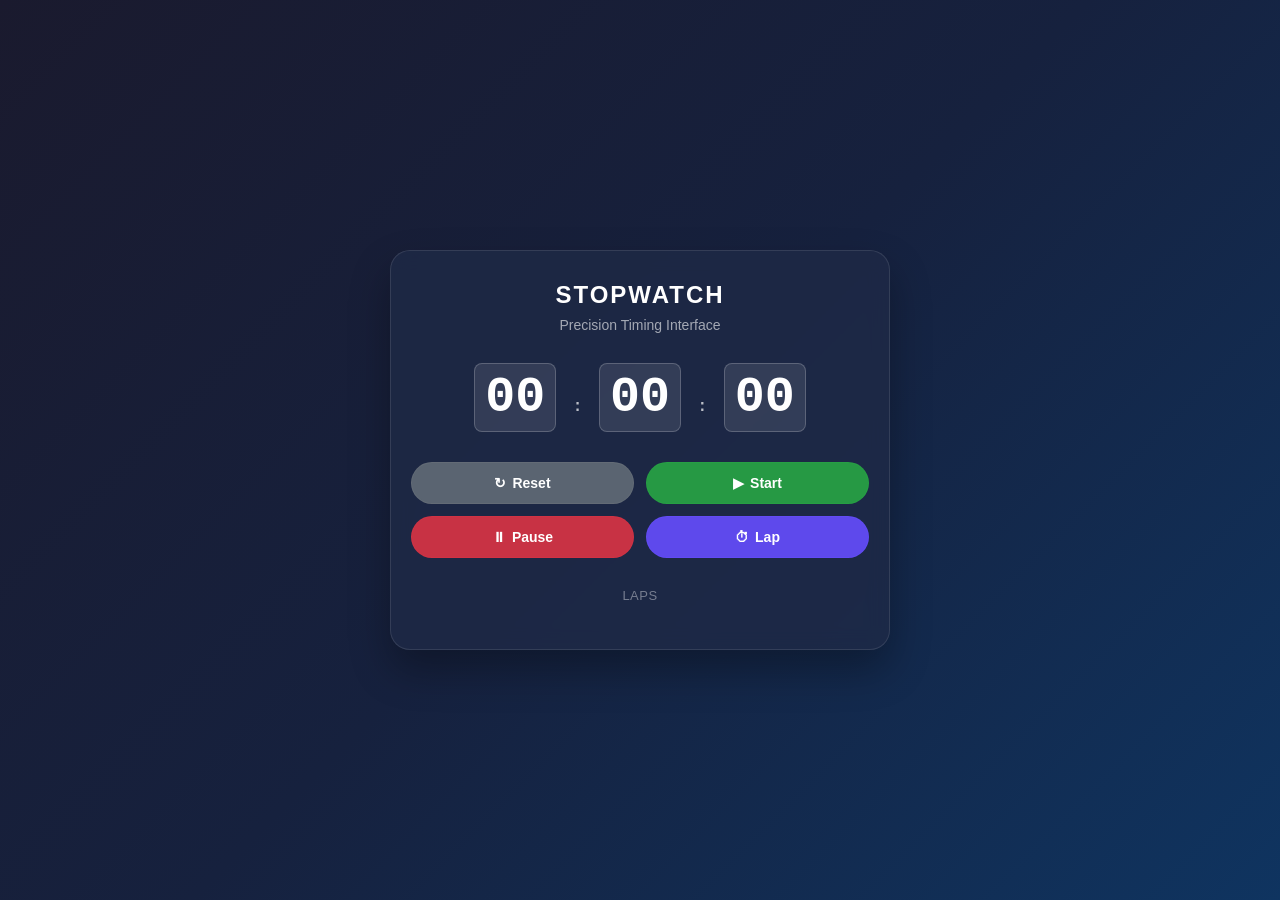
<file: index.html>
<!DOCTYPE html>
<html lang="en">
  <head>
    <meta charset="UTF-8" />
    <meta name="viewport" content="width=device-width, initial-scale=1.0" />
    <title>Stopwatch - Precision Timing Interface</title>
    <link rel="stylesheet" href="style.css" />
  </head>
  <body>
    <div class="container">
      <div class="stopwatch-card">
        <div class="header">
          <h1>STOPWATCH</h1>
          <p>Precision Timing Interface</p>
        </div>

        <div class="time-display">
          <span class="min">00</span>
          <span class="separator">:</span>
          <span class="sec">00</span>
          <span class="separator">:</span>
          <span class="tens">00</span>
        </div>

        <div class="controls">
          <button class="btn btn-reset">
            <span class="btn-icon">↻</span>
            Reset
          </button>
          <button class="btn btn-start">
            <span class="btn-icon">▶</span>
            Start
          </button>
          <button class="btn btn-pause">
            <span class="btn-icon">⏸</span>
            Pause
          </button>
          <button class="btn btn-lap">
            <span class="btn-icon">⏱</span>
            Lap
          </button>
        </div>

        <div class="laps-section">
          <h3>LAPS</h3>
          <div class="lap-times">
           
          </div>
        </div>
      </div>
    </div>
    <script src="script.js"></script>
  </body>
</html>
</file>
<file: style.css>
* {
  margin: 0;
  padding: 0;
  box-sizing: border-box;
}

body {
  background: linear-gradient(135deg, #1a1a2e 0%, #16213e 50%, #0f3460 100%);
  font-family: "Segoe UI", Tahoma, Geneva, Verdana, sans-serif;
  min-height: 100vh;
  display: flex;
  align-items: center;
  justify-content: center;
  color: white;
  padding: 16px;
}

.container {
  width: 100%;
  max-width: 500px;
  display: flex;
  justify-content: center;
  align-items: center;
}

.stopwatch-card {
  background: rgba(30, 42, 71, 0.8);
  backdrop-filter: blur(10px);
  border-radius: 20px;
  border: 1px solid rgba(255, 255, 255, 0.1);
  padding: 30px 20px;
  text-align: center;
  box-shadow: 0 20px 40px rgba(0, 0, 0, 0.3);
  width: 100%;
}

.header h1 {
  font-size: 24px;
  font-weight: 700;
  letter-spacing: 2px;
  margin-bottom: 8px;
  color: #ffffff;
}

.header p {
  font-size: 14px;
  color: rgba(255, 255, 255, 0.6);
  margin-bottom: 30px;
}

.time-display {
  font-family: "Courier New", monospace;
  margin-bottom: 30px;
}

.min, .sec, .tens {
  font-size: 50px;
  font-weight: bold;
  background: rgba(255, 255, 255, 0.1);
  border-radius: 8px;
  padding: 5px 10px;
  margin: 0 2px;
  display: inline-block;
  min-width: 60px;
  border: 1px solid rgba(255, 255, 255, 0.2);
}

.separator {
  margin: 0 5px;
  color: rgba(255, 255, 255, 0.7);
  font-weight: bold;
}

.controls {
  display: grid;
  grid-template-columns: 1fr 1fr;
  gap: 12px;
  margin-bottom: 30px;
}

.btn {
  padding: 12px 16px;
  border: none;
  border-radius: 25px;
  font-size: 14px;
  font-weight: 600;
  cursor: pointer;
  transition: all 0.3s ease;
  display: flex;
  align-items: center;
  justify-content: center;
  gap: 6px;
}

.btn-icon {
  font-size: 14px;
}

.btn-reset {
  background: rgba(108, 117, 125, 0.8);
  color: white;
  border: 1px solid rgba(108, 117, 125, 0.5);
}

.btn-reset:hover {
  background: rgba(108, 117, 125, 1);
  transform: translateY(-2px);
  box-shadow: 0 5px 15px rgba(108, 117, 125, 0.3);
}

.btn-start {
  background: rgba(40, 167, 69, 0.9);
  color: white;
  border: 1px solid rgba(40, 167, 69, 0.5);
}

.btn-start:hover {
  background: rgba(40, 167, 69, 1);
  transform: translateY(-2px);
  box-shadow: 0 5px 15px rgba(40, 167, 69, 0.3);
}

.btn-pause {
  background: rgba(220, 53, 69, 0.9);
  color: white;
  border: 1px solid rgba(220, 53, 69, 0.5);
}

.btn-pause:hover {
  background: rgba(220, 53, 69, 1);
  transform: translateY(-2px);
  box-shadow: 0 5px 15px rgba(220, 53, 69, 0.3);
}

.btn-lap {
  background: rgba(102, 78, 255, 0.9);
  color: white;
  border: 1px solid rgba(102, 78, 255, 0.5);
}

.btn-lap:hover {
  background: rgba(102, 78, 255, 1);
  transform: translateY(-2px);
  box-shadow: 0 5px 15px rgba(102, 78, 255, 0.3);
}

.laps-section {
  text-align: left;
  width: 100%;
  overflow: hidden;
}

.laps-section h3 {
  font-size: 13px;
  letter-spacing: 0.5px;
  color: rgba(255, 255, 255, 0.4);
  margin-bottom: 16px;
  text-align: center;
  font-weight: 500;
}

.lap-times {
  display: flex;
  flex-direction: column;
  gap: 0;
  width: 100%;
  max-height: 200px;
  overflow-y: auto;
}

.lap-row {
  display: flex;
  justify-content: space-between;
  align-items: center;
  padding: 10px 5px;
  border-bottom: 1px solid rgba(255, 255, 255, 0.06);
  font-family: -apple-system, BlinkMacSystemFont, "SF Mono", "Courier New",
    monospace;
  font-size: 13px;
}

.lap-row:last-child {
  border-bottom: none;
}

.lap-number {
  color: rgba(255, 255, 255, 0.6);
  flex: 1;
  font-weight: 400;
  text-align: left;
}

.lap-time {
  color: rgba(255, 255, 255, 0.7);
  flex: 1;
  text-align: center;
  font-weight: 400;
}

.total-time {
  color: rgba(255, 255, 255, 0.9);
  flex: 1;
  text-align: right;
  font-weight: 500;
}

/* Responsive Design */
@media (max-width: 480px) {
  body {
    padding: 10px;
  }
  
  .stopwatch-card {
    padding: 25px 15px;
  }

  .header h1 {
    font-size: 22px;
  }

  .min, .sec, .tens {
    font-size: 40px;
    min-width: 50px;
    padding: 4px 8px;
  }

  .controls {
    grid-template-columns: 1fr 1fr;
    gap: 10px;
  }

  .btn {
    padding: 10px 12px;
    font-size: 13px;
  }

  .lap-row {
    font-size: 12px;
    padding: 8px 5px;
  }
}

@media (max-width: 350px) {
  .min, .sec, .tens {
    font-size: 32px;
    min-width: 40px;
  }
  
  .btn {
    padding: 8px 10px;
    font-size: 12px;
  }
  
  .lap-row {
    font-size: 11px;
  }
}
</file>
